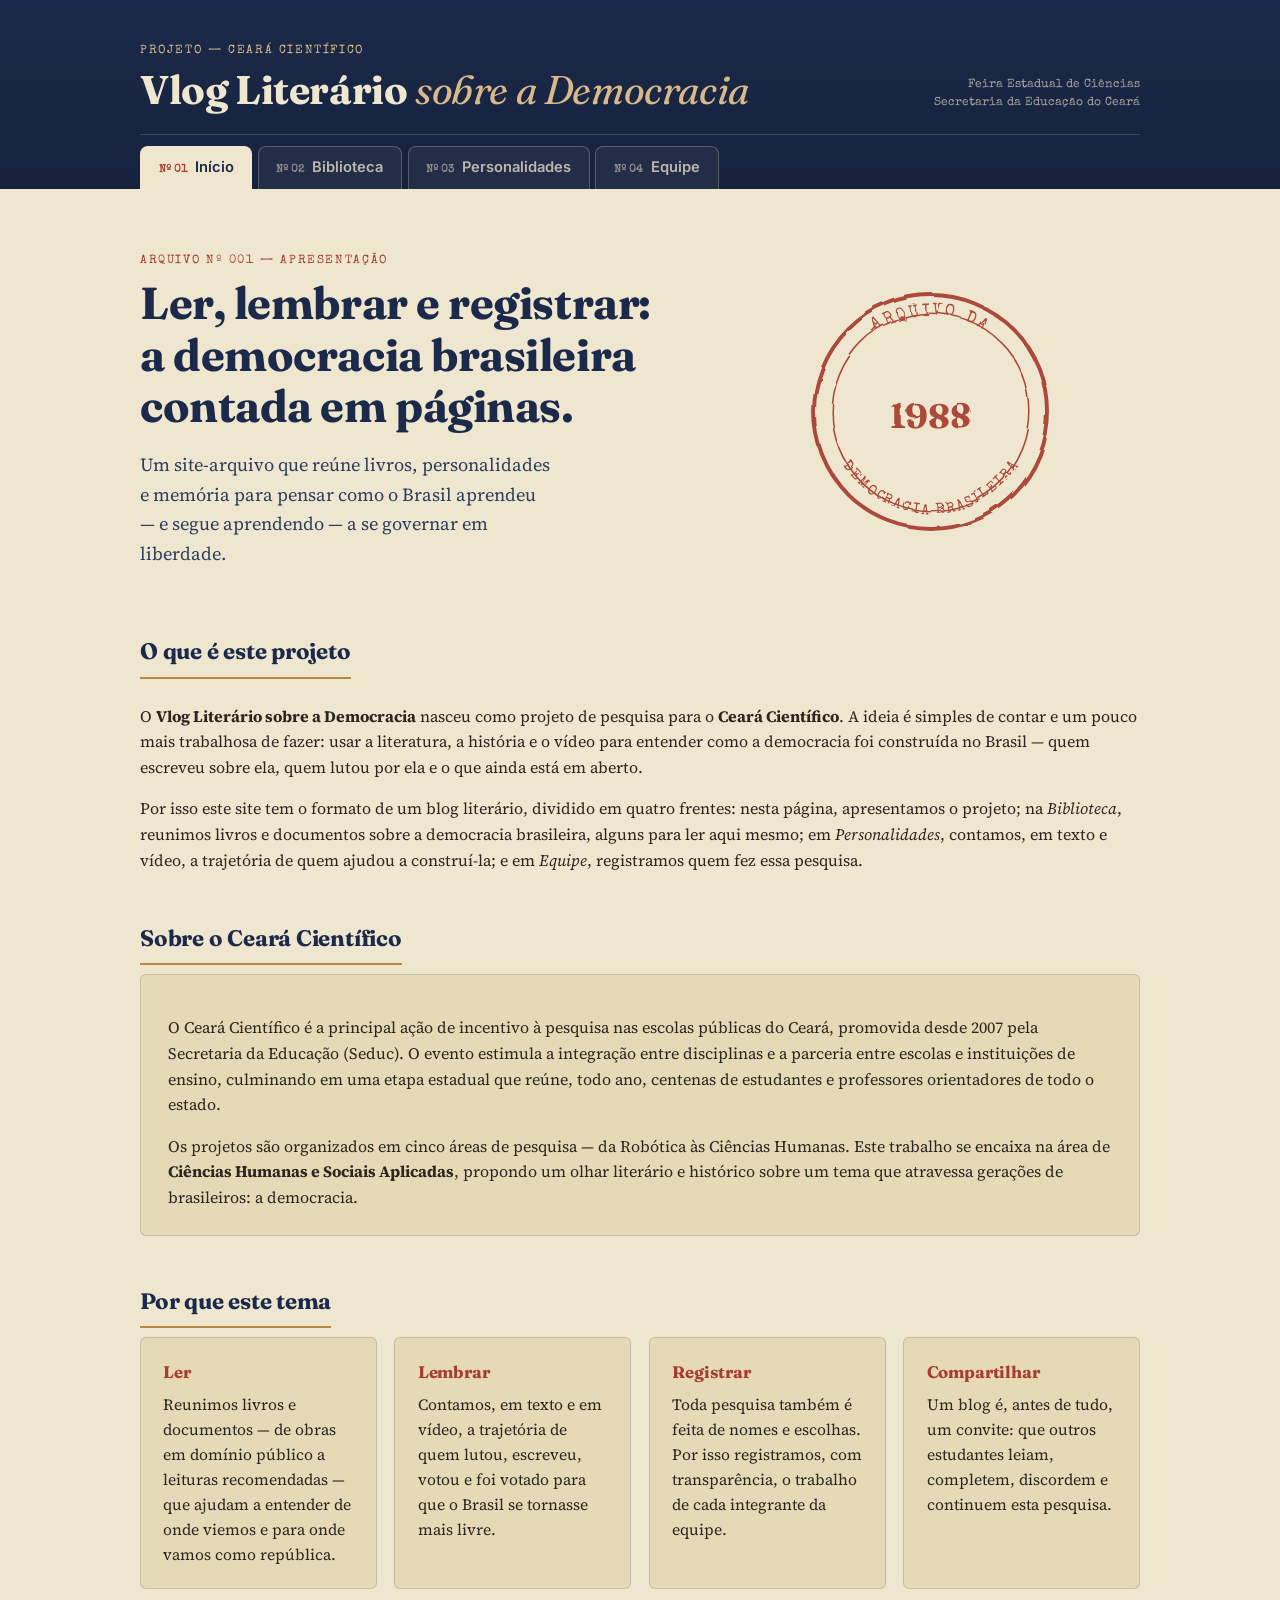
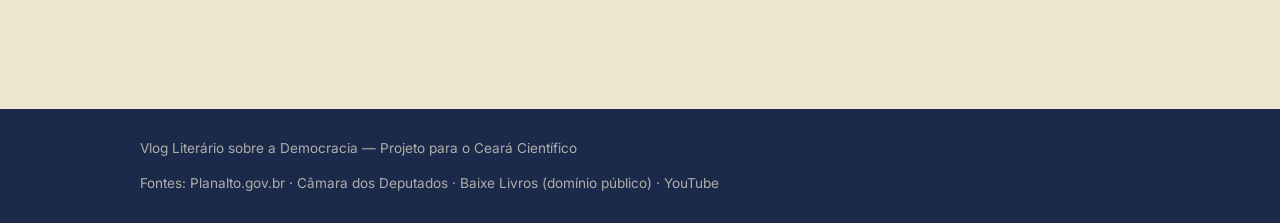
<file: matheus/vlog-literario-democracia.html>
<!DOCTYPE html>
<html lang="pt-BR">
<head>
<meta charset="UTF-8">
<meta name="viewport" content="width=device-width, initial-scale=1.0">
<title>Vlog Literário sobre a Democracia — Ceará Científico</title>
<link rel="preconnect" href="https://fonts.googleapis.com">
<link rel="preconnect" href="https://fonts.gstatic.com" crossorigin>
<link href="https://fonts.googleapis.com/css2?family=Fraunces:opsz,wght@9..144,400;9..144,500;9..144,600;9..144,700;9..144,900&family=Source+Serif+4:opsz,wght@8..60,400;8..60,500;8..60,600&family=Inter:wght@400;500;600;700&family=Special+Elite&display=swap" rel="stylesheet">
<style>
  :root{
    --paper:#efe6d0;
    --paper-2:#e6d9b6;
    --paper-deep:#dbc79c;
    --ink:#1b2a4a;
    --ink-2:#2c3e5c;
    --charcoal:#2a2620;
    --stamp:#a63d2f;
    --seal:#2f5233;
    --gold:#b58b3f;
    --line:rgba(27,42,74,0.16);
    --shadow:0 10px 30px rgba(42,38,32,0.14);
    --radius:6px;
  }
  *{box-sizing:border-box;}
  html{scroll-behavior:smooth;}
  body{
    margin:0;
    background-color:var(--paper);
    color:var(--charcoal);
    font-family:'Source Serif 4', serif;
    line-height:1.6;
    position:relative;
    min-height:100vh;
  }
  body::before{
    content:"";
    position:fixed; inset:0;
    pointer-events:none;
    z-index:0;
    opacity:0.05;
    mix-blend-mode:multiply;
    background-image:url("data:image/svg+xml;utf8,<svg xmlns='http://www.w3.org/2000/svg'><filter id='n'><feTurbulence type='fractalNoise' baseFrequency='0.85' numOctaves='2' stitchTiles='stitch'/></filter><rect width='100%25' height='100%25' filter='url(%23n)'/></svg>");
  }
  h1,h2,h3,h4{
    font-family:'Fraunces', serif;
    color:var(--ink);
    margin:0 0 .4em;
    letter-spacing:-0.01em;
  }
  a{color:var(--stamp);}
  a:hover{color:var(--ink);}
  .eyebrow{
    font-family:'Special Elite', monospace;
    font-size:0.72rem;
    letter-spacing:0.14em;
    text-transform:uppercase;
    color:var(--stamp);
    display:inline-block;
    margin-bottom:0.6em;
  }
  .wrap{
    max-width:1080px;
    margin:0 auto;
    padding:0 clamp(1rem,4vw,2.5rem);
    position:relative;
    z-index:1;
  }
  button{font-family:inherit;}
  :focus-visible{outline:3px solid var(--gold); outline-offset:2px;}

  /* ---------- HEADER / NAV ---------- */
  header.site-header{
    background:linear-gradient(180deg, var(--ink) 0%, #16223c 100%);
    color:var(--paper);
    padding-top:clamp(1.4rem,3vw,2.2rem);
    position:relative;
    z-index:2;
  }
  .brand{
    display:flex;
    align-items:flex-end;
    justify-content:space-between;
    flex-wrap:wrap;
    gap:1rem;
    padding-bottom:1.4rem;
    border-bottom:1px solid rgba(239,230,208,0.18);
  }
  .brand .eyebrow{color:#d9b98a;}
  .brand h1{
    color:var(--paper);
    font-size:clamp(1.7rem, 3.6vw, 2.5rem);
    font-weight:700;
    line-height:1.1;
    margin:0;
  }
  .brand h1 em{
    font-style:italic;
    font-weight:400;
    color:#d9b98a;
  }
  .brand-meta{
    font-family:'Special Elite', monospace;
    font-size:0.75rem;
    color:rgba(239,230,208,0.65);
    text-align:right;
    line-height:1.5;
  }
  nav.tabs{
    display:flex;
    gap:0.35rem;
    overflow-x:auto;
    padding-top:0.7rem;
  }
  .tab{
    appearance:none;
    border:1px solid rgba(239,230,208,0.25);
    border-bottom:none;
    background:rgba(239,230,208,0.06);
    color:rgba(239,230,208,0.75);
    padding:0.7rem 1.1rem 0.8rem;
    border-radius:8px 8px 0 0;
    cursor:pointer;
    font-family:'Inter',sans-serif;
    font-size:0.92rem;
    font-weight:600;
    white-space:nowrap;
    display:flex;
    align-items:baseline;
    gap:0.5rem;
    transition:background .2s ease, color .2s ease, transform .15s ease;
  }
  .tab .tab-num{
    font-family:'Special Elite', monospace;
    font-size:0.7rem;
    opacity:0.7;
  }
  .tab:hover{background:rgba(239,230,208,0.12); color:var(--paper);}
  .tab[aria-selected="true"]{
    background:var(--paper);
    color:var(--ink);
    border-color:var(--paper);
  }
  .tab[aria-selected="true"] .tab-num{color:var(--stamp); opacity:1;}

  /* ---------- MAIN / PANELS ---------- */
  main{
    background:var(--paper);
    position:relative;
    z-index:1;
  }
  .panel{padding:clamp(2rem,5vw,3.5rem) 0 clamp(3rem,6vw,4.5rem);}
  .panel[hidden]{display:none;}
  .panel-head{max-width:640px; margin-bottom:2.2rem;}
  .panel-head p.lede{
    font-size:1.08rem;
    color:var(--ink-2);
  }

  section.block{margin-bottom:3rem;}
  section.block > h3{
    font-size:1.4rem;
    border-bottom:2px solid var(--gold);
    padding-bottom:0.4rem;
    display:inline-block;
  }

  /* ---------- HERO (Início) ---------- */
  .hero{
    display:grid;
    grid-template-columns:1.3fr 1fr;
    gap:2.5rem;
    align-items:center;
    margin-bottom:3rem;
  }
  .hero h2{
    font-size:clamp(1.9rem,4vw,2.8rem);
    line-height:1.15;
  }
  .hero .lede{font-size:1.15rem; color:var(--ink-2); max-width:46ch;}
  .hero-stamp{display:flex; justify-content:center;}
  .hero-stamp .stamp-svg{width:min(260px,80vw); color:var(--stamp); opacity:0.92;}
  @media (max-width:760px){
    .hero{grid-template-columns:1fr; text-align:left;}
    .hero-stamp{order:-1; margin-bottom:0.5rem;}
    .hero-stamp .stamp-svg{width:150px;}
  }

  .mission-grid{
    display:grid;
    grid-template-columns:repeat(auto-fit,minmax(210px,1fr));
    gap:1.1rem;
  }
  .mission-card{
    background:var(--paper-2);
    border:1px solid var(--line);
    border-radius:var(--radius);
    padding:1.3rem 1.4rem;
  }
  .mission-card h4{
    font-size:1.05rem;
    color:var(--stamp);
    margin-bottom:0.4rem;
  }
  .mission-card p{margin:0; font-size:0.98rem;}

  .info-card{
    background:var(--paper-2);
    border:1px solid var(--line);
    border-radius:var(--radius);
    padding:1.5rem 1.7rem;
  }

  /* ---------- BIBLIOTECA ---------- */
  .doc-fundador{
    background:#f7f1e0;
    border:1px solid var(--gold);
    border-radius:var(--radius);
    padding:1.8rem clamp(1.3rem,4vw,2.3rem);
    position:relative;
    box-shadow:var(--shadow);
  }
  .doc-fundador blockquote{
    font-style:italic;
    font-size:1.05rem;
    color:var(--ink-2);
    margin:1rem 0;
    padding-left:1.1rem;
    border-left:3px solid var(--stamp);
  }
  .doc-fundador .art{
    font-size:0.98rem;
    background:rgba(166,61,47,0.06);
    padding:0.9rem 1.1rem;
    border-radius:4px;
    margin:1rem 0;
  }
  .doc-fundador .source-link{font-family:'Inter',sans-serif; font-weight:600; font-size:0.92rem;}

  .classics-grid{
    display:grid;
    grid-template-columns:repeat(auto-fit,minmax(280px,1fr));
    gap:1.4rem;
  }
  .book-card{
    background:#fff9ec;
    border:1px solid var(--line);
    border-radius:var(--radius);
    padding:1.5rem;
    position:relative;
    box-shadow:var(--shadow);
  }
  .book-card .badge-mini{position:absolute; top:0.9rem; right:0.9rem; width:56px; height:56px; color:var(--seal); opacity:0.85;}
  .book-card h4{font-size:1.2rem; margin-bottom:0.1em;}
  .book-card .book-meta{
    font-family:'Special Elite', monospace;
    font-size:0.74rem;
    color:var(--ink-2);
    display:block;
    margin-bottom:0.8rem;
  }
  .book-card p{font-size:0.97rem;}
  .book-card .read-link{
    display:inline-block;
    margin-top:0.6rem;
    font-family:'Inter',sans-serif;
    font-weight:600;
    font-size:0.9rem;
    text-decoration:none;
    border-bottom:2px solid var(--stamp);
  }

  .recommend-list{display:flex; flex-direction:column; gap:1rem;}
  .recommend-item{
    display:flex;
    gap:1rem;
    align-items:flex-start;
    background:var(--paper-2);
    border:1px solid var(--line);
    border-radius:var(--radius);
    padding:1.1rem 1.3rem;
  }
  .recommend-item .rec-mark{
    font-family:'Fraunces',serif;
    font-weight:700;
    font-size:1.3rem;
    color:var(--gold);
    min-width:1.6em;
  }
  .recommend-item h4{font-size:1.05rem; margin-bottom:0.15em;}
  .recommend-item .author{
    font-family:'Inter',sans-serif;
    font-size:0.85rem;
    color:var(--ink-2);
    display:block;
    margin-bottom:0.35rem;
  }
  .recommend-item p{margin:0; font-size:0.94rem;}

  /* ---------- PERSONALIDADES ---------- */
  .note-box{
    font-family:'Inter',sans-serif;
    font-size:0.88rem;
    color:var(--ink-2);
    background:rgba(47,82,51,0.08);
    border-left:3px solid var(--seal);
    padding:0.8rem 1.1rem;
    border-radius:0 4px 4px 0;
    margin-bottom:2rem;
  }
  .figure-card{
    display:grid;
    grid-template-columns:220px 1fr;
    gap:1.8rem;
    background:#fff9ec;
    border:1px solid var(--line);
    border-radius:var(--radius);
    box-shadow:var(--shadow);
    padding:1.8rem;
    margin-bottom:2rem;
  }
  @media (max-width:640px){
    .figure-card{grid-template-columns:1fr;}
  }
  .figure-photo{
    display:flex;
    flex-direction:column;
    align-items:center;
    gap:0.9rem;
  }
  .figure-portrait{
    width:100%;
    aspect-ratio:3/4;
    background:linear-gradient(160deg, var(--paper-deep), var(--paper-2));
    border:1px solid var(--line);
    border-radius:4px;
    position:relative;
    display:flex;
    align-items:center;
    justify-content:center;
    overflow:hidden;
  }
  .figure-portrait::after{
    content:"";
    position:absolute; inset:8px;
    border:1px solid rgba(27,42,74,0.25);
  }
  .figure-initials{
    font-family:'Fraunces', serif;
    font-weight:700;
    font-size:3rem;
    color:var(--ink);
    opacity:0.55;
  }
  .figure-portrait .mini-stamp{
    position:absolute;
    bottom:-10px; right:-10px;
    width:74px; height:74px;
    color:var(--stamp);
    opacity:0.9;
  }
  .figure-years{
    font-family:'Special Elite', monospace;
    font-size:0.78rem;
    color:var(--ink-2);
  }
  .figure-text h3{font-size:1.5rem; margin-bottom:0.1em;}
  .figure-role{
    font-family:'Inter',sans-serif;
    font-size:0.85rem;
    font-weight:600;
    color:var(--stamp);
    text-transform:uppercase;
    letter-spacing:0.04em;
    display:block;
    margin-bottom:0.7rem;
  }
  .figure-text p{font-size:0.98rem;}
  .figure-video{margin-top:1.1rem;}
  .figure-video .video-label{
    font-family:'Inter',sans-serif;
    font-size:0.82rem;
    font-weight:600;
    color:var(--ink-2);
    display:block;
    margin-bottom:0.5rem;
  }
  .video-frame{
    position:relative;
    padding-top:56.25%;
    background:#000;
    border-radius:4px;
    overflow:hidden;
    border:1px solid var(--line);
  }
  .video-frame iframe{
    position:absolute; inset:0; width:100%; height:100%; border:0;
  }

  /* ---------- EQUIPE ---------- */
  .team-grid{
    display:grid;
    grid-template-columns:repeat(auto-fit,minmax(220px,1fr));
    gap:1.3rem;
  }
  .team-card{
    background:var(--paper-2);
    border:1px solid var(--line);
    border-radius:var(--radius);
    padding:1.5rem;
    text-align:center;
  }
  .team-avatar{
    width:78px; height:78px;
    margin:0 auto 0.9rem;
    border-radius:50%;
    background:var(--ink);
    color:var(--paper);
    display:flex; align-items:center; justify-content:center;
    font-family:'Fraunces',serif;
    font-weight:700;
    font-size:1.5rem;
  }
  .team-card h4{font-size:1.15rem; margin-bottom:0.15em;}
  .team-role{
    font-family:'Inter',sans-serif;
    font-size:0.82rem;
    font-weight:600;
    color:var(--stamp);
    text-transform:uppercase;
    letter-spacing:0.03em;
    display:block;
    margin-bottom:0.6rem;
  }
  .team-card p{font-size:0.92rem; margin:0; color:var(--ink-2);}

  footer{
    background:var(--ink);
    color:rgba(239,230,208,0.7);
    font-family:'Inter',sans-serif;
    font-size:0.85rem;
    padding:1.8rem 0;
    position:relative;
    z-index:1;
  }
  footer a{color:#d9b98a;}
  footer .wrap{display:flex; justify-content:space-between; flex-wrap:wrap; gap:0.8rem;}

  @media (prefers-reduced-motion: reduce){
    html{scroll-behavior:auto;}
    *{transition:none !important;}
  }
</style>
</head>
<body>

<header class="site-header">
  <div class="wrap">
    <div class="brand">
      <div>
        <span class="eyebrow">Projeto — Ceará Científico</span>
        <h1>Vlog Literário <em>sobre a Democracia</em></h1>
      </div>
      <div class="brand-meta">Feira Estadual de Ciências<br>Secretaria da Educação do Ceará</div>
    </div>
    <nav class="tabs" role="tablist" aria-label="Seções do site">
      <button class="tab" role="tab" id="tabbtn-inicio" aria-controls="inicio" aria-selected="true" data-tab="inicio">
        <span class="tab-num">Nº 01</span> Início
      </button>
      <button class="tab" role="tab" id="tabbtn-biblioteca" aria-controls="biblioteca" aria-selected="false" data-tab="biblioteca" tabindex="-1">
        <span class="tab-num">Nº 02</span> Biblioteca
      </button>
      <button class="tab" role="tab" id="tabbtn-personalidades" aria-controls="personalidades" aria-selected="false" data-tab="personalidades" tabindex="-1">
        <span class="tab-num">Nº 03</span> Personalidades
      </button>
      <button class="tab" role="tab" id="tabbtn-equipe" aria-controls="equipe" aria-selected="false" data-tab="equipe" tabindex="-1">
        <span class="tab-num">Nº 04</span> Equipe
      </button>
    </nav>
  </div>
</header>

<main>

  <!-- ================= INÍCIO ================= -->
  <section class="panel" id="inicio" role="tabpanel" aria-labelledby="tabbtn-inicio">
    <div class="wrap">

      <div class="hero">
        <div>
          <span class="eyebrow">Arquivo Nº 001 — Apresentação</span>
          <h2>Ler, lembrar e registrar: a democracia brasileira contada em páginas.</h2>
          <p class="lede">Um site-arquivo que reúne livros, personalidades e memória para pensar como o Brasil aprendeu — e segue aprendendo — a se governar em liberdade.</p>
        </div>
        <div class="hero-stamp">
          <div class="stamp-holder" data-stamp data-top="ARQUIVO DA" data-bottom="DEMOCRACIA BRASILEIRA" data-center="1988" data-color="var(--stamp)"></div>
        </div>
      </div>

      <section class="block">
        <h3>O que é este projeto</h3>
        <p>O <strong>Vlog Literário sobre a Democracia</strong> nasceu como projeto de pesquisa para o <strong>Ceará Científico</strong>. A ideia é simples de contar e um pouco mais trabalhosa de fazer: usar a literatura, a história e o vídeo para entender como a democracia foi construída no Brasil — quem escreveu sobre ela, quem lutou por ela e o que ainda está em aberto.</p>
        <p>Por isso este site tem o formato de um blog literário, dividido em quatro frentes: nesta página, apresentamos o projeto; na <em>Biblioteca</em>, reunimos livros e documentos sobre a democracia brasileira, alguns para ler aqui mesmo; em <em>Personalidades</em>, contamos, em texto e vídeo, a trajetória de quem ajudou a construí-la; e em <em>Equipe</em>, registramos quem fez essa pesquisa.</p>
      </section>

      <section class="block">
        <h3>Sobre o Ceará Científico</h3>
        <div class="info-card">
          <p>O Ceará Científico é a principal ação de incentivo à pesquisa nas escolas públicas do Ceará, promovida desde 2007 pela Secretaria da Educação (Seduc). O evento estimula a integração entre disciplinas e a parceria entre escolas e instituições de ensino, culminando em uma etapa estadual que reúne, todo ano, centenas de estudantes e professores orientadores de todo o estado.</p>
          <p style="margin-bottom:0">Os projetos são organizados em cinco áreas de pesquisa — da Robótica às Ciências Humanas. Este trabalho se encaixa na área de <strong>Ciências Humanas e Sociais Aplicadas</strong>, propondo um olhar literário e histórico sobre um tema que atravessa gerações de brasileiros: a democracia.</p>
        </div>
      </section>

      <section class="block">
        <h3>Por que este tema</h3>
        <div class="mission-grid">
          <div class="mission-card">
            <h4>Ler</h4>
            <p>Reunimos livros e documentos — de obras em domínio público a leituras recomendadas — que ajudam a entender de onde viemos e para onde vamos como república.</p>
          </div>
          <div class="mission-card">
            <h4>Lembrar</h4>
            <p>Contamos, em texto e em vídeo, a trajetória de quem lutou, escreveu, votou e foi votado para que o Brasil se tornasse mais livre.</p>
          </div>
          <div class="mission-card">
            <h4>Registrar</h4>
            <p>Toda pesquisa também é feita de nomes e escolhas. Por isso registramos, com transparência, o trabalho de cada integrante da equipe.</p>
          </div>
          <div class="mission-card">
            <h4>Compartilhar</h4>
            <p>Um blog é, antes de tudo, um convite: que outros estudantes leiam, completem, discordem e continuem esta pesquisa.</p>
          </div>
        </div>
      </section>

    </div>
  </section>

  <!-- ================= BIBLIOTECA ================= -->
  <section class="panel" id="biblioteca" role="tabpanel" aria-labelledby="tabbtn-biblioteca" hidden>
    <div class="wrap">
      <div class="panel-head">
        <span class="eyebrow">Arquivo Nº 002 — Biblioteca</span>
        <h2>Uma estante sobre a democracia brasileira</h2>
        <p class="lede">Alguns destes textos podem ser lidos agora mesmo, aqui embaixo: são obras e documentos tão antigos que hoje pertencem a todos nós, em domínio público. Outros são leituras mais recentes, que recomendamos procurar numa biblioteca ou livraria.</p>
      </div>

      <section class="block">
        <h3>Documento fundador</h3>
        <div class="doc-fundador">
          <span class="eyebrow">Domínio público — Lei nº 9.610/1998, art. 45</span>
          <h4>Constituição da República Federativa do Brasil (1988)</h4>
          <p>Conhecida como a <strong>"Constituição Cidadã"</strong>, é o texto que ainda hoje organiza a democracia brasileira. Foi promulgada em 5 de outubro de 1988, encerrando o processo de redemocratização que sucedeu a ditadura militar (1964-1985). Por ser um documento oficial do Estado brasileiro, seu texto integral é de domínio público — pode ser lido, copiado e compartilhado por qualquer pessoa.</p>
          <blockquote>"Nós, representantes do povo brasileiro, reunidos em Assembleia Nacional Constituinte para instituir um Estado democrático, destinado a assegurar o exercício dos direitos sociais e individuais, a liberdade, a segurança, o bem-estar, o desenvolvimento, a igualdade e a justiça como valores supremos de uma sociedade fraterna, pluralista e sem preconceitos, fundada na harmonia social e comprometida, na ordem interna e internacional, com a solução pacífica das controvérsias, promulgamos, sob a proteção de Deus, a seguinte Constituição da República Federativa do Brasil."</blockquote>
          <div class="art"><strong>Art. 1º</strong> A República Federativa do Brasil [...] constitui-se em Estado democrático de direito e tem como fundamentos: a soberania; a cidadania; a dignidade da pessoa humana; os valores sociais do trabalho e da livre iniciativa; o pluralismo político. <strong>Parágrafo único.</strong> Todo o poder emana do povo, que o exerce por meio de representantes eleitos ou diretamente, nos termos desta Constituição.</div>
          <a class="source-link" href="https://www.planalto.gov.br/ccivil_03/constituicao/constituicao.htm" target="_blank" rel="noopener">→ Ler a Constituição completa no site do Planalto</a>
        </div>
      </section>

      <section class="block">
        <h3>Clássicos em domínio público, prontos para ler</h3>
        <div class="classics-grid">

          <article class="book-card">
            <div class="badge-mini" data-stamp data-top="DOMÍNIO" data-bottom="PÚBLICO" data-center="✒" data-color="var(--seal)"></div>
            <h4>Os Sertões</h4>
            <span class="book-meta">Euclides da Cunha · 1902 · domínio público desde 1980</span>
            <p>Enviado como correspondente para cobrir a Guerra de Canudos (1896-1897), o engenheiro e jornalista Euclides da Cunha transformou suas reportagens em um dos livros mais estudados sobre o Brasil. Dividida em três partes — "A Terra", "O Homem" e "A Luta" —, a obra expõe o confronto entre o Estado e o sertão nordestino, questionando quem, afinal, tem direito à cidadania num país tão desigual.</p>
            <a class="read-link" href="https://www.baixelivros.com.br/literatura-brasileira/os-sertoes" target="_blank" rel="noopener">→ Ler online (domínio público)</a>
          </article>

          <article class="book-card">
            <div class="badge-mini" data-stamp data-top="DOMÍNIO" data-bottom="PÚBLICO" data-center="✒" data-color="var(--seal)"></div>
            <h4>Cartas Chilenas</h4>
            <span class="book-meta">Atribuídas a Tomás Antônio Gonzaga · c. 1788 · domínio público</span>
            <p>Sob o pseudônimo de Critilo, um poeta árcade denunciou em treze cartas satíricas os abusos do governador de Minas Gerais — disfarçado, para escapar da censura, de governador do "Chile". Escritas às vésperas da Inconfidência Mineira, são um dos primeiros grandes retratos literários da corrupção e do abuso de poder no Brasil colonial.</p>
            <a class="read-link" href="https://www.baixelivros.com.br/literatura-brasileira/cartas-chilenas" target="_blank" rel="noopener">→ Ler online (domínio público)</a>
          </article>

        </div>
      </section>

      <section class="block">
        <h3>Leituras recomendadas sobre a democracia brasileira</h3>
        <p style="margin-top:-0.6rem; color:var(--ink-2); font-size:0.95rem;">Estas obras ainda estão protegidas por direitos autorais — por isso não podem ser reproduzidas aqui. Vale a pena procurá-las numa biblioteca, sebo ou livraria.</p>
        <div class="recommend-list">
          <div class="recommend-item">
            <span class="rec-mark">I</span>
            <div>
              <h4>Cidadania no Brasil: o Longo Caminho</h4>
              <span class="author">José Murilo de Carvalho</span>
              <p>Um clássico da historiografia brasileira sobre como — e o quanto — os direitos civis, políticos e sociais avançaram (ou não) no país desde a Independência.</p>
            </div>
          </div>
          <div class="recommend-item">
            <span class="rec-mark">II</span>
            <div>
              <h4>Como as Democracias Morrem</h4>
              <span class="author">Steven Levitsky e Daniel Ziblatt</span>
              <p>Os cientistas políticos americanos comparam casos ao redor do mundo para entender como democracias deixam de morrer por golpes repentinos e passam a corroer por dentro, aos poucos.</p>
            </div>
          </div>
          <div class="recommend-item">
            <span class="rec-mark">III</span>
            <div>
              <h4>Dinheiro, Eleições e Poder</h4>
              <span class="author">Bruno Carazza</span>
              <p>Um raio-x de como o financiamento de campanhas molda o Congresso Nacional brasileiro e as leis que ele aprova — ou deixa de aprovar.</p>
            </div>
          </div>
        </div>
      </section>

    </div>
  </section>

  <!-- ================= PERSONALIDADES ================= -->
  <section class="panel" id="personalidades" role="tabpanel" aria-labelledby="tabbtn-personalidades" hidden>
    <div class="wrap">
      <div class="panel-head">
        <span class="eyebrow">Arquivo Nº 003 — Personalidades</span>
        <h2>Cinco vidas na construção da democracia brasileira</h2>
        <p class="lede">De um quilombo do século XVII à Constituinte de 1988: histórias de quem ampliou, defendeu ou reconquistou a liberdade política no Brasil.</p>
      </div>

      <p class="note-box">Nota da equipe: os retratos abaixo são selos ilustrativos com as iniciais de cada personalidade. Ao publicar o site, troquem por fotos ou retratos reais — verificando sempre os direitos de uso da imagem (o Wikimedia Commons é uma boa fonte de imagens históricas em domínio público).</p>

      <!-- Zumbi -->
      <article class="figure-card">
        <div class="figure-photo">
          <div class="figure-portrait">
            <span class="figure-initials">ZP</span>
            <div class="mini-stamp" data-stamp data-top="REGISTRO" data-bottom="HISTÓRICO" data-center="★" data-color="var(--stamp)"></div>
          </div>
          <span class="figure-years">c. 1655 — 1695</span>
        </div>
        <div class="figure-text">
          <h3>Zumbi dos Palmares</h3>
          <span class="figure-role">Líder da resistência do Quilombo dos Palmares</span>
          <p>Nascido por volta de 1655 dentro do Quilombo dos Palmares, na Serra da Barriga (atual Alagoas), Zumbi era neto da princesa Aqualtune e sobrinho de Ganga Zumba, um dos líderes do quilombo. Tornou-se o principal comandante militar da resistência, recusando qualquer acordo que garantisse liberdade apenas a quem tivesse nascido livre, mantendo escravizados os demais. Assumiu a liderança de Palmares por volta de 1680 e resistiu a sucessivas expedições coloniais até a destruição do quilombo, em 1694. Capturado e morto em 20 de novembro de 1695, tornou-se o maior símbolo brasileiro da luta por liberdade e autodeterminação — valores que, séculos depois, sustentam a própria ideia de cidadania democrática.</p>
          <div class="figure-video">
            <span class="video-label">Vídeo sobre Zumbi dos Palmares</span>
            <div class="video-frame">
              <iframe src="https://www.youtube.com/embed/xOPXXxmFHqw" title="Zumbi dos Palmares" loading="lazy" allowfullscreen></iframe>
            </div>
          </div>
        </div>
      </article>

      <!-- Rui Barbosa -->
      <article class="figure-card">
        <div class="figure-photo">
          <div class="figure-portrait">
            <span class="figure-initials">RB</span>
            <div class="mini-stamp" data-stamp data-top="REGISTRO" data-bottom="HISTÓRICO" data-center="★" data-color="var(--stamp)"></div>
          </div>
          <span class="figure-years">1849 — 1923</span>
        </div>
        <div class="figure-text">
          <h3>Rui Barbosa</h3>
          <span class="figure-role">Jurista, redator da Constituição de 1891</span>
          <p>Nascido em Salvador em 1849, Rui Barbosa formou-se em Direito e tornou-se um dos maiores juristas e oradores da história brasileira. Foi um dos principais redatores da primeira Constituição republicana, em 1891, na qual introduziu o habeas corpus como garantia constitucional. Discordando do autoritarismo do governo de Floriano Peixoto, viveu exilado entre 1893 e 1895, sem deixar de escrever em defesa das liberdades civis. Em 1907, na Conferência de Paz de Haia, ganhou o apelido de "Águia de Haia" ao defender a igualdade jurídica entre nações grandes e pequenas. Fundador da Academia Brasileira de Letras, permanece como símbolo da defesa do Estado de Direito no Brasil.</p>
          <div class="figure-video">
            <span class="video-label">Vídeo sobre Rui Barbosa</span>
            <div class="video-frame">
              <iframe src="https://www.youtube.com/embed/sqUe76rn1OU" title="Rui Barbosa" loading="lazy" allowfullscreen></iframe>
            </div>
          </div>
        </div>
      </article>

      <!-- Bertha Lutz -->
      <article class="figure-card">
        <div class="figure-photo">
          <div class="figure-portrait">
            <span class="figure-initials">BL</span>
            <div class="mini-stamp" data-stamp data-top="REGISTRO" data-bottom="HISTÓRICO" data-center="★" data-color="var(--stamp)"></div>
          </div>
          <span class="figure-years">1894 — 1976</span>
        </div>
        <div class="figure-text">
          <h3>Bertha Lutz</h3>
          <span class="figure-role">Liderança do movimento pelo voto feminino</span>
          <p>Bióloga formada na Sorbonne, Bertha Lutz voltou ao Brasil em 1918 já influenciada pelo movimento sufragista europeu. Em 1922, fundou a Federação Brasileira pelo Progresso Feminino e passou a liderar, em todo o país, a campanha pelo direito de voto das mulheres. A conquista veio em 1932, com o Código Eleitoral, incorporada à Constituição de 1934. Eleita deputada federal em 1936, defendeu leis de proteção ao trabalho de mulheres e menores. Em 1945, representou o Brasil na conferência que fundou a ONU, onde lutou pela inclusão da igualdade de gênero na Carta das Nações Unidas — expandindo, na prática, quem tinha o direito de participar da democracia brasileira.</p>
          <div class="figure-video">
            <span class="video-label">Vídeo sobre Bertha Lutz</span>
            <div class="video-frame">
              <iframe src="https://www.youtube.com/embed/UYLcCT5h9-Q" title="Bertha Lutz" loading="lazy" allowfullscreen></iframe>
            </div>
          </div>
        </div>
      </article>

      <!-- Tancredo Neves -->
      <article class="figure-card">
        <div class="figure-photo">
          <div class="figure-portrait">
            <span class="figure-initials">TN</span>
            <div class="mini-stamp" data-stamp data-top="REGISTRO" data-bottom="HISTÓRICO" data-center="★" data-color="var(--stamp)"></div>
          </div>
          <span class="figure-years">1910 — 1985</span>
        </div>
        <div class="figure-text">
          <h3>Tancredo Neves</h3>
          <span class="figure-role">Primeiro presidente civil eleito após a ditadura</span>
          <p>Advogado mineiro nascido em 1910, Tancredo Neves construiu uma longa carreira política: foi deputado federal por vários mandatos, ministro da Justiça no governo Vargas, primeiro-ministro durante o breve período parlamentarista de 1961-1962 e governador de Minas Gerais. Ao longo da ditadura militar (1964-1985), posicionou-se pela redemocratização do país. Em 15 de janeiro de 1985, foi eleito presidente da República pelo Colégio Eleitoral — ainda uma eleição indireta, mas que encerrava 21 anos de regime militar. Não chegou a tomar posse: internado às vésperas da cerimônia, morreu em 21 de abril de 1985. Tornou-se, mesmo sem governar, símbolo da travessia entre a ditadura e a democracia.</p>
          <div class="figure-video">
            <span class="video-label">Vídeo sobre Tancredo Neves</span>
            <div class="video-frame">
              <iframe src="https://www.youtube.com/embed/QLKQ4mC-Uyc" title="Tancredo Neves" loading="lazy" allowfullscreen></iframe>
            </div>
          </div>
        </div>
      </article>

      <!-- Ulysses Guimarães -->
      <article class="figure-card">
        <div class="figure-photo">
          <div class="figure-portrait">
            <span class="figure-initials">UG</span>
            <div class="mini-stamp" data-stamp data-top="REGISTRO" data-bottom="HISTÓRICO" data-center="★" data-color="var(--stamp)"></div>
          </div>
          <span class="figure-years">1916 — 1992</span>
        </div>
        <div class="figure-text">
          <h3>Ulysses Guimarães</h3>
          <span class="figure-role">"Senhor Diretas", presidente da Constituinte de 1988</span>
          <p>Advogado paulista nascido em 1916, Ulysses Guimarães presidiu o MDB — o partido de oposição durante a ditadura militar — e depois fundou e liderou o PMDB. Foi um dos rostos mais conhecidos da campanha Diretas Já (1983-1984), o que lhe valeu o apelido de "Senhor Diretas". Como presidente da Câmara dos Deputados, assumiu também a presidência da Assembleia Nacional Constituinte de 1987-1988, conduzindo os trabalhos que resultaram na Constituição promulgada em 5 de outubro de 1988 — batizada por ele mesmo de "Constituição Cidadã". Morreu em outubro de 1992, em um acidente de helicóptero no litoral de Angra dos Reis. Seu nome segue associado à reconstrução democrática do Brasil.</p>
          <div class="figure-video">
            <span class="video-label">Vídeo sobre Ulysses Guimarães</span>
            <div class="video-frame">
              <iframe src="https://www.youtube.com/embed/X4SvPryt3Ys" title="Ulysses Guimarães" loading="lazy" allowfullscreen></iframe>
            </div>
          </div>
        </div>
      </article>

    </div>
  </section>

  <!-- ================= EQUIPE ================= -->
  <section class="panel" id="equipe" role="tabpanel" aria-labelledby="tabbtn-equipe" hidden>
    <div class="wrap">
      <div class="panel-head">
        <span class="eyebrow">Arquivo Nº 004 — Equipe</span>
        <h2>Quem fez esta pesquisa</h2>
        <p class="lede">Toda pesquisa é também um trabalho de equipe. Estes são os papéis sugeridos de cada integrante — editem para refletir exatamente o que cada um fez.</p>
      </div>

      <div class="team-grid">
        <div class="team-card">
          <div class="team-avatar">M</div>
          <h4>Matheus</h4>
          <span class="team-role">Pesquisa histórica</span>
          <p>Levantamento e curadoria do conteúdo histórico sobre as personalidades da democracia brasileira.</p>
        </div>
        <div class="team-card">
          <div class="team-avatar">L</div>
          <h4>Laysa</h4>
          <span class="team-role">Redação e revisão</span>
          <p>Redação e revisão dos textos do site, garantindo clareza e correção das informações.</p>
        </div>
        <div class="team-card">
          <div class="team-avatar">S</div>
          <h4>Sophia</h4>
          <span class="team-role">Design e desenvolvimento</span>
          <p>Design visual e desenvolvimento do site, incluindo a identidade das quatro abas.</p>
        </div>
        <div class="team-card">
          <div class="team-avatar">L</div>
          <h4>Louise</h4>
          <span class="team-role">Curadoria da biblioteca</span>
          <p>Seleção dos livros e documentos apresentados na aba Biblioteca.</p>
        </div>
        <div class="team-card">
          <div class="team-avatar">G</div>
          <h4>Guilherme</h4>
          <span class="team-role">Curadoria audiovisual</span>
          <p>Seleção e curadoria dos vídeos que acompanham cada personalidade.</p>
        </div>
      </div>
    </div>
  </section>

</main>

<footer>
  <div class="wrap">
    <span>Vlog Literário sobre a Democracia — Projeto para o Ceará Científico</span>
    <span>Fontes: Planalto.gov.br · Câmara dos Deputados · Baixe Livros (domínio público) · YouTube</span>
  </div>
</footer>

<script>
(function(){
  // ---------- Geração dos selos (carimbos) ----------
  let stampCounter = 0;
  function buildStamp(el){
    stampCounter++;
    const id = 'stamp' + stampCounter;
    const top = el.getAttribute('data-top') || '';
    const bottom = el.getAttribute('data-bottom') || '';
    const center = el.getAttribute('data-center') || '';
    const color = el.getAttribute('data-color') || 'var(--stamp)';
    el.classList.add('stamp-svg-holder');
    el.style.color = color;
    el.innerHTML = `
    <svg viewBox="0 0 200 200" class="stamp-svg" role="img" aria-label="${top} ${bottom}">
      <defs>
        <filter id="rough-${id}" x="-20%" y="-20%" width="140%" height="140%">
          <feTurbulence type="fractalNoise" baseFrequency="0.03" numOctaves="2" seed="${stampCounter}" result="noise"/>
          <feDisplacementMap in="SourceGraphic" in2="noise" scale="5"/>
        </filter>
        <path id="circTop-${id}" d="M 20,105 A 80,80 0 1,1 180,105" fill="none"/>
        <path id="circBot-${id}" d="M 32,140 A 80,80 0 0,0 168,140" fill="none"/>
      </defs>
      <g filter="url(#rough-${id})">
        <circle cx="100" cy="100" r="90" fill="none" stroke="currentColor" stroke-width="3"/>
        <circle cx="100" cy="100" r="76" fill="none" stroke="currentColor" stroke-width="1.2"/>
        <text font-family="'Special Elite', monospace" font-size="12.5" letter-spacing="2" fill="currentColor">
          <textPath href="#circTop-${id}" startOffset="50%" text-anchor="middle">${top}</textPath>
        </text>
        <text font-family="'Special Elite', monospace" font-size="11" letter-spacing="1.5" fill="currentColor">
          <textPath href="#circBot-${id}" startOffset="50%" text-anchor="middle">${bottom}</textPath>
        </text>
        <text x="100" y="112" font-family="'Fraunces', serif" font-weight="700" font-size="26" fill="currentColor" text-anchor="middle">${center}</text>
      </g>
    </svg>`;
  }
  document.querySelectorAll('[data-stamp]').forEach(buildStamp);

  // ---------- Navegação por abas ----------
  const tabs = Array.from(document.querySelectorAll('.tab'));
  const panels = Array.from(document.querySelectorAll('.panel'));

  function activate(tabName, moveFocus){
    tabs.forEach(t=>{
      const on = t.dataset.tab === tabName;
      t.setAttribute('aria-selected', on ? 'true' : 'false');
      t.tabIndex = on ? 0 : -1;
      if(on && moveFocus) t.focus();
    });
    panels.forEach(p=>{
      p.hidden = p.id !== tabName;
    });
    history.replaceState(null, '', '#' + tabName);
  }

  tabs.forEach((tab, i)=>{
    tab.addEventListener('click', ()=> activate(tab.dataset.tab, false));
    tab.addEventListener('keydown', (e)=>{
      let idx = i;
      if(e.key === 'ArrowRight') idx = (i+1) % tabs.length;
      else if(e.key === 'ArrowLeft') idx = (i-1+tabs.length) % tabs.length;
      else return;
      e.preventDefault();
      activate(tabs[idx].dataset.tab, true);
    });
  });

  const initial = (location.hash || '').replace('#','');
  const valid = ['inicio','biblioteca','personalidades','equipe'];
  activate(valid.includes(initial) ? initial : 'inicio', false);
})();
</script>

</body>
</html>
</file>
